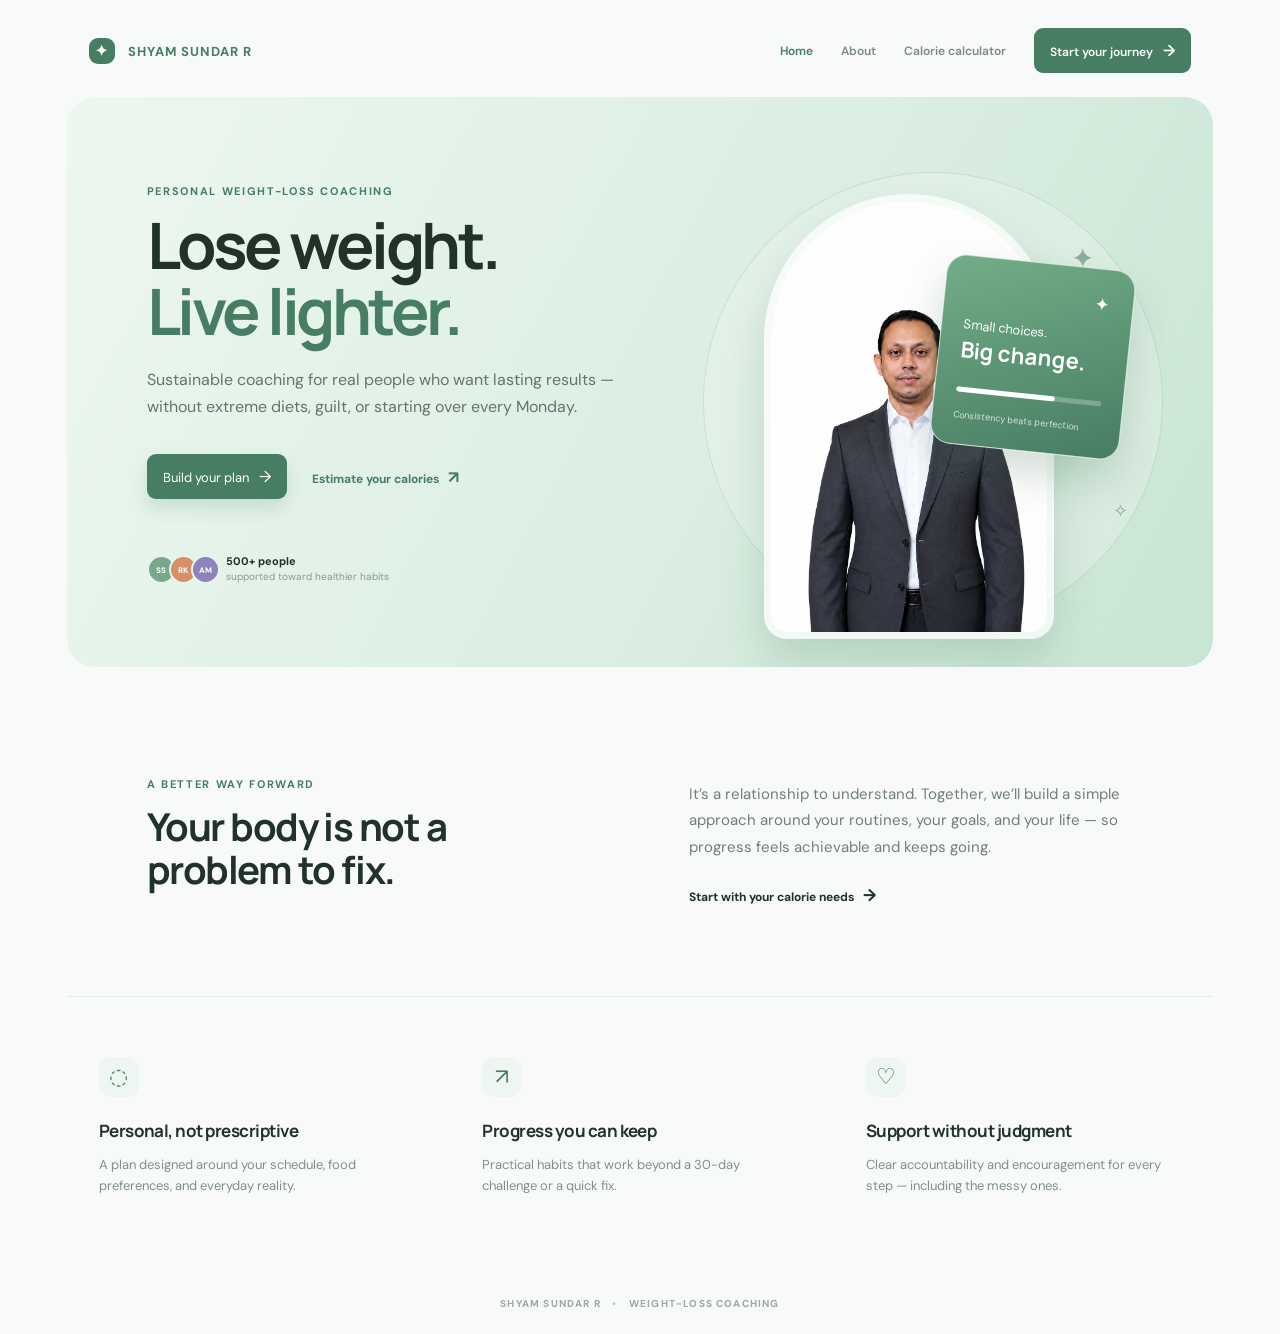
<file: index.html>
<!DOCTYPE html>
<html lang="en">
<head>
  <meta charset="UTF-8" /><meta name="viewport" content="width=device-width, initial-scale=1.0" />
  <meta name="description" content="Weight-loss coaching with Shyam Sundar R — practical guidance for sustainable results." />
  <title>Shyam Sundar R — Weight-Loss Coach</title>
  <link rel="preconnect" href="https://fonts.googleapis.com" /><link rel="preconnect" href="https://fonts.gstatic.com" crossorigin />
  <link href="https://fonts.googleapis.com/css2?family=DM+Sans:wght@400;500;600;700&family=Manrope:wght@700;800&display=swap" rel="stylesheet" /><link rel="stylesheet" href="style.css" />
</head>
<body class="landing-page">
  <header class="site-header"><a class="brand" href="index.html"><span class="brand-mark">✦</span> Shyam Sundar R</a><nav class="site-nav" aria-label="Main navigation"><a class="active" href="index.html">Home</a><a href="about.html">About</a><a href="calculator.html">Calorie calculator</a><a class="nav-button" href="#start">Start your journey <span>→</span></a></nav></header>
  <main>
    <section class="landing-hero"><div class="landing-copy"><p class="eyebrow">Personal weight-loss coaching</p><h1>Lose weight.<br /><span>Live lighter.</span></h1><p class="landing-lead">Sustainable coaching for real people who want lasting results — without extreme diets, guilt, or starting over every Monday.</p><div class="landing-actions"><a class="primary-button" href="#start">Build your plan <span>→</span></a><a class="text-link" href="calculator.html">Estimate your calories <span>↗</span></a></div><div class="trust-row"><div class="avatar-stack"><span>SS</span><span>RK</span><span>AM</span></div><p><strong>500+ people</strong><br />supported toward healthier habits</p></div></div><div class="hero-visual"><div class="visual-glow"></div><img class="coach-photo" src="NG PIC.png" alt="Shyam Sundar R, weight-loss coach" /><div class="visual-card"><span class="visual-sparkle">✦</span><p>Small choices.<br /><strong>Big change.</strong></p><div class="mini-progress"><span></span></div><small>Consistency beats perfection</small></div><div class="leaf leaf-one">✦</div><div class="leaf leaf-two">✧</div></div></section>
    <section class="intro-section" id="start"><div><p class="section-kicker">A better way forward</p><h2>Your body is not a problem to fix.</h2></div><div><p class="section-copy">It’s a relationship to understand. Together, we’ll build a simple approach around your routines, your goals, and your life — so progress feels achievable and keeps going.</p><a class="text-link dark-link" href="calculator.html">Start with your calorie needs <span>→</span></a></div></section>
    <section class="pillars-section"><article><div class="pillar-icon">◌</div><h3>Personal, not prescriptive</h3><p>A plan designed around your schedule, food preferences, and everyday reality.</p></article><article><div class="pillar-icon">↗</div><h3>Progress you can keep</h3><p>Practical habits that work beyond a 30-day challenge or a quick fix.</p></article><article><div class="pillar-icon">♡</div><h3>Support without judgment</h3><p>Clear accountability and encouragement for every step — including the messy ones.</p></article></section>
  </main>
  <footer>SHYAM SUNDAR R <span>•</span> WEIGHT-LOSS COACHING</footer>
</body>
</html>
</file>
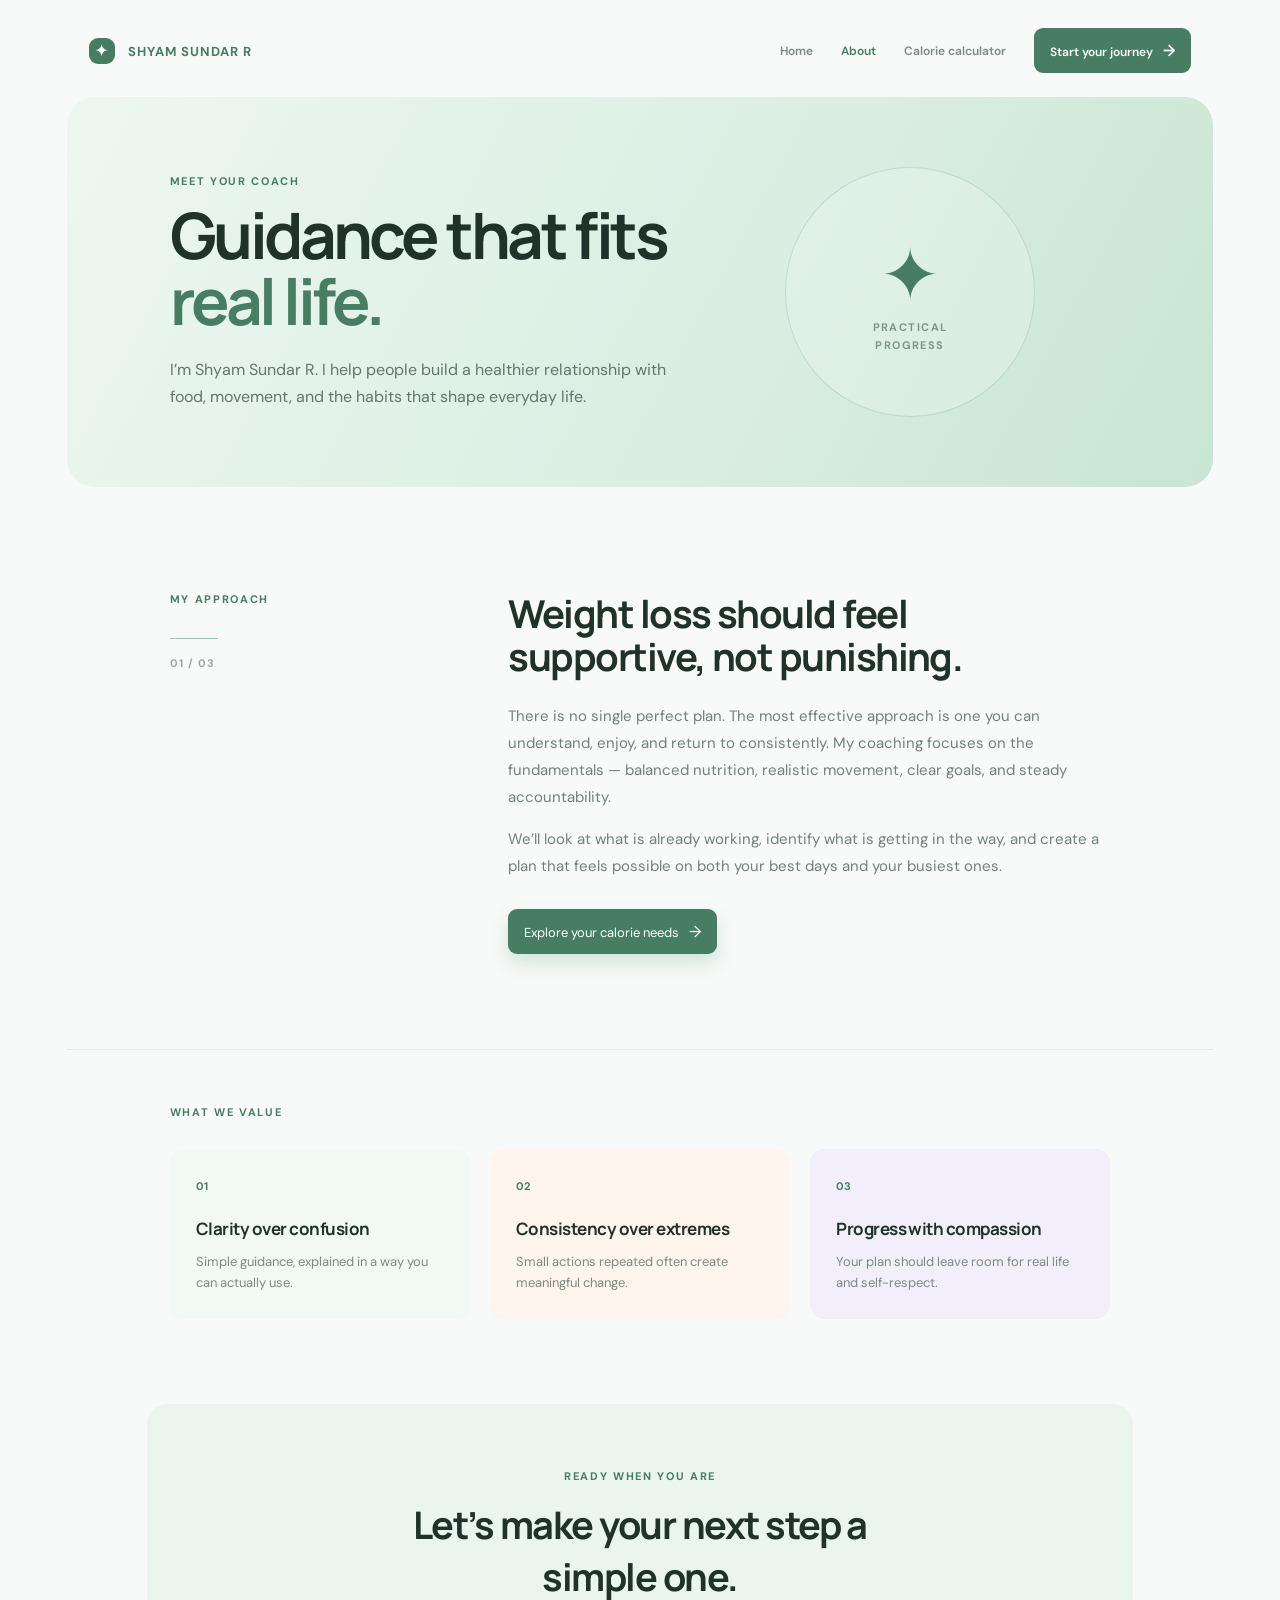
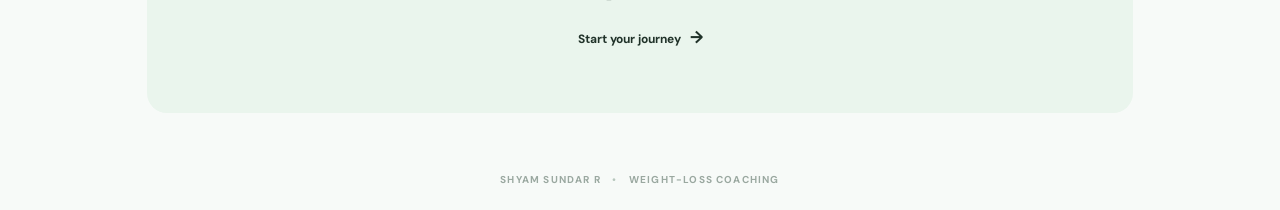
<file: about.html>
<!DOCTYPE html>
<html lang="en">
<head>
  <meta charset="UTF-8" /><meta name="viewport" content="width=device-width, initial-scale=1.0" />
  <meta name="description" content="Learn about Shyam Sundar R and his practical approach to sustainable weight-loss coaching." />
  <title>About Shyam Sundar R — Weight-Loss Coach</title>
  <link rel="preconnect" href="https://fonts.googleapis.com" /><link rel="preconnect" href="https://fonts.gstatic.com" crossorigin />
  <link href="https://fonts.googleapis.com/css2?family=DM+Sans:wght@400;500;600;700&family=Manrope:wght@700;800&display=swap" rel="stylesheet" /><link rel="stylesheet" href="style.css" />
</head>
<body class="landing-page about-page">
  <header class="site-header"><a class="brand" href="index.html"><span class="brand-mark">✦</span> Shyam Sundar R</a><nav class="site-nav" aria-label="Main navigation"><a href="index.html">Home</a><a class="active" href="about.html">About</a><a href="calculator.html">Calorie calculator</a><a class="nav-button" href="index.html#start">Start your journey <span>→</span></a></nav></header>
  <main>
    <section class="about-hero"><div><p class="eyebrow">Meet your coach</p><h1>Guidance that fits<br /><span>real life.</span></h1><p class="landing-lead">I’m Shyam Sundar R. I help people build a healthier relationship with food, movement, and the habits that shape everyday life.</p></div><div class="about-mark">✦<small>practical<br />progress</small></div></section>
    <section class="about-story"><div class="story-label"><p class="section-kicker">My approach</p><div class="story-line"></div><span>01 / 03</span></div><div class="story-content"><h2>Weight loss should feel supportive, not punishing.</h2><p>There is no single perfect plan. The most effective approach is one you can understand, enjoy, and return to consistently. My coaching focuses on the fundamentals — balanced nutrition, realistic movement, clear goals, and steady accountability.</p><p>We’ll look at what is already working, identify what is getting in the way, and create a plan that feels possible on both your best days and your busiest ones.</p><a class="primary-button" href="calculator.html">Explore your calorie needs <span>→</span></a></div></section>
    <section class="values-section"><p class="section-kicker">What we value</p><div class="values-grid"><article><span>01</span><h3>Clarity over confusion</h3><p>Simple guidance, explained in a way you can actually use.</p></article><article><span>02</span><h3>Consistency over extremes</h3><p>Small actions repeated often create meaningful change.</p></article><article><span>03</span><h3>Progress with compassion</h3><p>Your plan should leave room for real life and self-respect.</p></article></div></section>
    <section class="about-cta"><p class="eyebrow">Ready when you are</p><h2>Let’s make your next step a simple one.</h2><a class="text-link dark-link" href="index.html#start">Start your journey <span>→</span></a></section>
  </main>
  <footer>SHYAM SUNDAR R <span>•</span> WEIGHT-LOSS COACHING</footer>
</body>
</html>
</file>
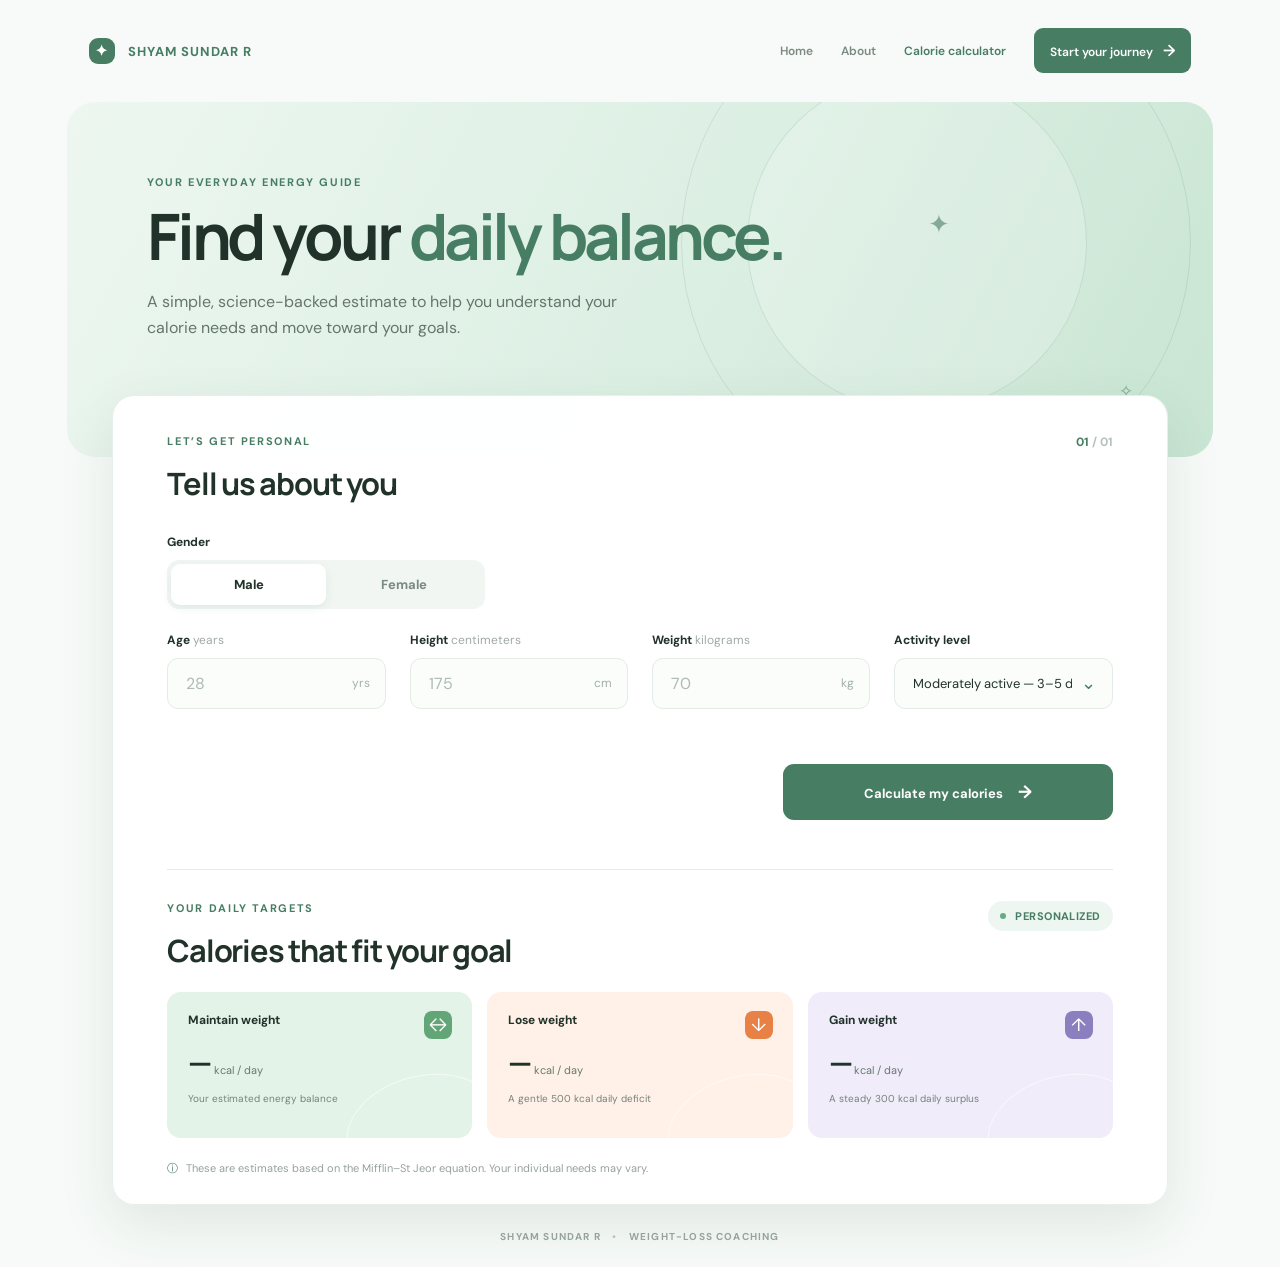
<file: calculator.html>
<!DOCTYPE html>
<html lang="en">
<head>
  <meta charset="UTF-8" /><meta name="viewport" content="width=device-width, initial-scale=1.0" />
  <meta name="description" content="Estimate your daily calorie needs with Shyam Sundar R's calorie calculator." />
  <title>Calorie Calculator — Shyam Sundar R</title>
  <link rel="preconnect" href="https://fonts.googleapis.com" /><link rel="preconnect" href="https://fonts.gstatic.com" crossorigin />
  <link href="https://fonts.googleapis.com/css2?family=DM+Sans:wght@400;500;600;700&family=Manrope:wght@700;800&display=swap" rel="stylesheet" /><link rel="stylesheet" href="style.css" />
</head>
<body><main class="page-shell">
  <header class="site-header calculator-header"><a class="brand" href="index.html"><span class="brand-mark">✦</span> Shyam Sundar R</a><nav class="site-nav" aria-label="Main navigation"><a href="index.html">Home</a><a href="about.html">About</a><a class="active" href="calculator.html">Calorie calculator</a><a class="nav-button" href="index.html#start">Start your journey <span>→</span></a></nav></header>
  <section class="hero" aria-labelledby="page-title"><div class="hero-copy"><p class="eyebrow">Your everyday energy guide</p><h1 id="page-title">Find your <span>daily balance.</span></h1><p class="hero-description">A simple, science-backed estimate to help you understand your calorie needs and move toward your goals.</p></div><div class="hero-orbit orbit-one"></div><div class="hero-orbit orbit-two"></div><div class="hero-sparkle sparkle-one">✦</div><div class="hero-sparkle sparkle-two">✧</div></section>
  <section class="calculator-card" aria-label="Calorie calculator"><form id="calorie-form" novalidate><div class="form-heading"><div><p class="section-kicker">Let’s get personal</p><h2>Tell us about you</h2></div><span class="step-label">01 <span>/ 01</span></span></div><div class="form-grid"><div class="field full-width"><label>Gender</label><div class="segmented-control" role="group" aria-label="Gender"><input type="radio" id="male" name="gender" value="male" checked /><label for="male">Male</label><input type="radio" id="female" name="gender" value="female" /><label for="female">Female</label></div></div><div class="field"><label for="age">Age <span>years</span></label><div class="input-wrap"><input id="age" type="number" min="15" max="100" placeholder="28" required /><span>yrs</span></div></div><div class="field"><label for="height">Height <span>centimeters</span></label><div class="input-wrap"><input id="height" type="number" min="100" max="250" placeholder="175" required /><span>cm</span></div></div><div class="field"><label for="weight">Weight <span>kilograms</span></label><div class="input-wrap"><input id="weight" type="number" min="30" max="300" placeholder="70" required /><span>kg</span></div></div><div class="field"><label for="activity">Activity level</label><div class="select-wrap"><select id="activity"><option value="1.2">Sedentary — little exercise</option><option value="1.375">Lightly active — 1–3 days/week</option><option value="1.55" selected>Moderately active — 3–5 days/week</option><option value="1.725">Very active — 6–7 days/week</option><option value="1.9">Extra active — physical job/training</option></select></div></div></div><p class="form-error" id="form-error" role="alert"></p><button class="calculate-button" type="submit">Calculate my calories <span>→</span></button></form><div class="results" aria-live="polite"><div class="results-heading"><div><p class="section-kicker">Your daily targets</p><h2>Calories that fit your goal</h2></div><div class="result-badge"><span class="pulse-dot"></span> personalized</div></div><div class="result-grid"><article class="result-card maintain"><div class="result-icon">↔</div><p>Maintain weight</p><strong id="maintain-calories">—</strong><span> kcal / day</span><div class="result-note">Your estimated energy balance</div></article><article class="result-card lose"><div class="result-icon">↓</div><p>Lose weight</p><strong id="lose-calories">—</strong><span> kcal / day</span><div class="result-note">A gentle 500 kcal daily deficit</div></article><article class="result-card gain"><div class="result-icon">↑</div><p>Gain weight</p><strong id="gain-calories">—</strong><span> kcal / day</span><div class="result-note">A steady 300 kcal daily surplus</div></article></div><p class="disclaimer"><span>ⓘ</span> These are estimates based on the Mifflin–St Jeor equation. Your individual needs may vary.</p></div></section>
  <footer>SHYAM SUNDAR R <span>•</span> WEIGHT-LOSS COACHING</footer>
</main><script src="script.js"></script></body></html>
</file>
<file: style.css>
:root {
  --ink: #203229;
  --muted: #73837b;
  --line: #e5ebe7;
  --sage: #9fc9b3;
  --deep-sage: #477d63;
  --pale-sage: #edf6f0;
  --cream: #f7faf7;
  --orange: #e78145;
  --lavender: #8b7fc0;
}

.site-header { position: relative; z-index: 5; display: flex; align-items: center; justify-content: space-between; padding: 0 2% 24px; }
.site-header .brand { color: var(--deep-sage); text-decoration: none; font-size: 13px; font-weight: 700; letter-spacing: .08em; text-transform: uppercase; }
.site-nav { display: flex; align-items: center; gap: 28px; }
.site-nav a { color: #7b8b82; font-size: 12px; font-weight: 600; text-decoration: none; transition: color .2s; }
.site-nav a:hover, .site-nav a.active { color: var(--deep-sage); }
.site-nav .nav-button, .primary-button { padding: 12px 16px; border-radius: 9px; color: white; background: var(--deep-sage); }
.site-nav .nav-button span, .primary-button span { margin-left: 7px; font-size: 16px; }
.calculator-header { margin-bottom: 5px; }
.landing-page { max-width: 1420px; margin: 0 auto; padding: 28px 5.2% 24px; }
.landing-hero { display: grid; grid-template-columns: 1fr 1fr; min-height: 570px; padding: 75px 7% 70px; border-radius: 28px; overflow: hidden; background: linear-gradient(118deg, #edf7f0 0%, #dcefe3 54%, #c9e5d3 100%); }
.landing-copy { position: relative; z-index: 2; align-self: center; max-width: 580px; }
.landing-copy h1 { margin-bottom: 22px; }
.landing-lead { max-width: 485px; margin: 0; color: #64766b; font-size: 16px; line-height: 1.7; }
.landing-actions { display: flex; align-items: center; gap: 25px; margin-top: 34px; }
.primary-button { display: inline-block; color: white !important; font-size: 13px !important; text-decoration: none; box-shadow: 0 9px 18px rgba(71,125,99,.19); }
.text-link { color: var(--deep-sage); font-size: 12px; font-weight: 700; text-decoration: none; }.text-link span { margin-left: 6px; font-size: 17px; }.dark-link { color: var(--ink); }
.trust-row { display: flex; align-items: center; gap: 13px; margin-top: 55px; }.trust-row p { margin: 0; color: #89978e; font-size: 10px; line-height: 1.45; }.trust-row strong { color: var(--ink); font-size: 11px; }.avatar-stack { display: flex; }.avatar-stack span { display: grid; place-items: center; width: 29px; height: 29px; margin-right: -7px; border: 2px solid #e7f4eb; border-radius: 50%; color: white; background: #78a88a; font-size: 8px; font-weight: 700; }.avatar-stack span:nth-child(2) { background: #d68f69; }.avatar-stack span:nth-child(3) { background: #8e83bd; }
.hero-visual { position: relative; min-height: 390px; }.visual-glow { position: absolute; right: -6%; top: 0; width: 460px; height: 460px; border: 1px solid rgba(71,125,99,.15); border-radius: 50%; background: rgba(255,255,255,.14); box-shadow: inset 0 0 0 75px rgba(255,255,255,.08); }.visual-card { position: absolute; right: 13%; top: 90px; width: 215px; height: 240px; padding: 28px 25px; border: 1px solid rgba(255,255,255,.7); border-radius: 20px; color: white; background: linear-gradient(160deg, #72ae87, #477d63); box-shadow: 0 21px 40px rgba(62,111,81,.22); transform: rotate(6deg); }.visual-card p { margin: 44px 0 28px; font-size: 14px; line-height: 1.45; }.visual-card p strong { font-family: "Manrope", sans-serif; font-size: 24px; }.visual-sparkle { position: absolute; right: 23px; top: 23px; font-size: 18px; }.mini-progress { height: 5px; margin-bottom: 10px; border-radius: 10px; background: rgba(255,255,255,.25); }.mini-progress span { display: block; width: 68%; height: 100%; border-radius: inherit; background: white; }.visual-card small { font-size: 9px; opacity: .78; }.leaf { position: absolute; color: rgba(71,125,99,.55); font-size: 28px; }.leaf-one { right: 8%; top: 68px; }.leaf-two { right: 1%; bottom: 74px; font-size: 18px; }
.intro-section { display: grid; grid-template-columns: 1fr 1fr; gap: 10%; padding: 110px 7% 90px; }.intro-section h2 { max-width: 390px; font-size: clamp(28px, 3vw, 42px); line-height: 1.12; }.section-copy { max-width: 450px; margin: 4px 0 24px; color: #718077; font-size: 15px; line-height: 1.75; }.pillars-section { display: grid; grid-template-columns: repeat(3, 1fr); gap: 18px; padding: 45px 7px 60px; border-top: 1px solid var(--line); }.pillars-section article { padding: 15px 25px; }.pillar-icon { display: grid; place-items: center; width: 40px; height: 40px; margin-bottom: 22px; border-radius: 12px; color: var(--deep-sage); background: var(--pale-sage); font-size: 22px; }.pillars-section h3 { margin-bottom: 12px; font-family: "Manrope", sans-serif; font-size: 17px; letter-spacing: -.03em; }.pillars-section p { margin: 0; color: #829087; font-size: 13px; line-height: 1.65; }

* { box-sizing: border-box; }
body { margin: 0; color: var(--ink); background: #f7faf8; font-family: "DM Sans", sans-serif; }
.page-shell { min-height: 100vh; max-width: 1420px; margin: 0 auto; padding: 28px 5.2% 24px; }
.hero { position: relative; overflow: hidden; min-height: 355px; padding: 8px 7% 55px; border-radius: 28px; background: linear-gradient(118deg, #edf7f0 0%, #dcefe3 54%, #c9e5d3 100%); }
.brand { position: relative; z-index: 2; color: var(--deep-sage); font-size: 13px; font-weight: 700; letter-spacing: .12em; text-transform: uppercase; }
.brand-mark { display: inline-grid; place-items: center; width: 26px; height: 26px; margin-right: 8px; color: white; border-radius: 9px; background: var(--deep-sage); font-size: 15px; }
.hero-copy { position: relative; z-index: 2; max-width: 670px; margin-top: 65px; }
.eyebrow, .section-kicker { margin: 0 0 14px; color: var(--deep-sage); font-size: 11px; font-weight: 700; letter-spacing: .15em; text-transform: uppercase; }
h1, h2, p { margin-top: 0; }
h1 { margin-bottom: 20px; font-family: "Manrope", sans-serif; font-size: clamp(42px, 5vw, 72px); line-height: 1.03; letter-spacing: -.055em; }
h1 span { color: var(--deep-sage); }
.hero-description { max-width: 510px; margin: 0; color: #64766b; font-size: 16px; line-height: 1.65; }
.hero-orbit { position: absolute; border: 1px solid rgba(71,125,99,.15); border-radius: 50%; }
.orbit-one { right: 2%; top: -115px; width: 510px; height: 510px; }
.orbit-two { right: 11%; top: -30px; width: 340px; height: 340px; background: rgba(255,255,255,.18); }
.hero-sparkle { position: absolute; color: rgba(71,125,99,.6); font-size: 26px; }
.sparkle-one { right: 23%; top: 105px; }.sparkle-two { right: 7%; bottom: 55px; font-size: 17px; }
.calculator-card { position: relative; z-index: 3; width: 92%; margin: -62px auto 0; padding: 38px 4.7% 28px; border: 1px solid rgba(230,237,232,.9); border-radius: 22px; background: rgba(255,255,255,.97); box-shadow: 0 20px 55px rgba(44,79,60,.11); }
.form-heading, .results-heading { display: flex; justify-content: space-between; align-items: flex-start; margin-bottom: 30px; }
h2 { margin-bottom: 0; font-family: "Manrope", sans-serif; font-size: clamp(23px, 2.4vw, 31px); letter-spacing: -.04em; }
.step-label { color: var(--deep-sage); font-size: 12px; font-weight: 700; }.step-label span { color: #b5c2ba; }
.form-grid { display: grid; grid-template-columns: repeat(4, 1fr); gap: 23px 24px; }
.full-width { grid-column: span 4; }
.field label { display: block; margin-bottom: 10px; font-size: 12px; font-weight: 700; }.field label span { color: #a0aaa4; font-weight: 400; }
.input-wrap, .select-wrap { position: relative; }
input, select { width: 100%; height: 51px; padding: 0 18px; border: 1px solid var(--line); border-radius: 11px; outline: none; color: var(--ink); background: #fbfdfb; font: inherit; transition: .2s ease; }
input:focus, select:focus { border-color: var(--sage); box-shadow: 0 0 0 4px rgba(159,201,179,.16); }
input::placeholder { color: #aebbb3; } .input-wrap span { position: absolute; right: 16px; top: 17px; color: #a4b0a9; font-size: 12px; }
select { appearance: none; padding-right: 40px; font-size: 13px; cursor: pointer; }.select-wrap::after { content: "⌄"; position: absolute; right: 17px; top: 13px; color: var(--deep-sage); font-size: 18px; pointer-events: none; }
.segmented-control { display: flex; width: 100%; max-width: 318px; padding: 4px; border-radius: 12px; background: #f1f6f2; }.segmented-control input { position: absolute; opacity: 0; pointer-events: none; }.segmented-control label { flex: 1; margin: 0; padding: 12px 18px; border-radius: 9px; color: #7a8a81; text-align: center; font-size: 13px; cursor: pointer; }.segmented-control input:checked + label { color: var(--ink); background: white; box-shadow: 0 3px 10px rgba(42,77,58,.08); }
.calculate-button { display: block; width: 100%; max-width: 330px; margin: 31px 0 0 auto; padding: 16px 21px; border: 0; border-radius: 11px; color: white; background: var(--deep-sage); font: 700 13px "DM Sans", sans-serif; cursor: pointer; transition: transform .2s, background .2s; }.calculate-button span { margin-left: 12px; font-size: 18px; }.calculate-button:hover { background: #386b52; transform: translateY(-2px); }
.form-error { min-height: 18px; margin: 18px 0 -12px; color: #c4603f; font-size: 12px; }
.results { margin-top: 49px; padding-top: 31px; border-top: 1px solid var(--line); }.results-heading { margin-bottom: 21px; }.result-badge { padding: 8px 12px; border-radius: 100px; color: var(--deep-sage); background: var(--pale-sage); font-size: 11px; font-weight: 700; text-transform: uppercase; letter-spacing: .04em; }.pulse-dot { display: inline-block; width: 6px; height: 6px; margin-right: 6px; border-radius: 50%; background: #66ae82; vertical-align: 1px; }
.result-grid { display: grid; grid-template-columns: repeat(3, 1fr); gap: 15px; }.result-card { position: relative; min-height: 146px; padding: 20px 21px; border-radius: 14px; overflow: hidden; }.result-card::after { content: ""; position: absolute; right: -25px; bottom: -40px; width: 150px; height: 100px; border: 1px solid rgba(255,255,255,.55); border-radius: 50%; transform: rotate(-16deg); }.result-card.maintain { background: #e4f3e8; }.result-card.lose { background: #fff0e8; }.result-card.gain { background: #f0ecfa; }.result-icon { position: absolute; right: 20px; top: 19px; display: grid; place-items: center; width: 28px; height: 28px; border-radius: 8px; color: white; font-size: 18px; }.maintain .result-icon { background: #62a577; }.lose .result-icon { background: var(--orange); }.gain .result-icon { background: var(--lavender); }.result-card p { margin: 0 0 13px; font-size: 12px; font-weight: 700; }.result-card strong { font-family: "Manrope", sans-serif; font-size: 31px; letter-spacing: -.05em; }.result-card > span { color: #667a6d; font-size: 11px; }.result-note { margin-top: 9px; color: #73847a; font-size: 10px; }.disclaimer { margin: 23px 0 0; color: #95a29a; font-size: 11px; }.disclaimer span { margin-right: 5px; color: var(--deep-sage); }
footer { padding: 25px 0 0; color: #9aa8a0; font-size: 10px; font-weight: 700; letter-spacing: .12em; text-align: center; text-transform: uppercase; } footer span { padding: 0 8px; color: #b7c7bd; }
@media (max-width: 760px) { .page-shell { padding: 15px 4% 20px; }.hero { min-height: 405px; padding: 8px 9% 45px; }.hero-copy { margin-top: 65px; }.hero-orbit { right: -180px; top: 120px; }.orbit-two { right: -90px; top: 185px; }.calculator-card { width: 96%; margin-top: -72px; padding: 29px 7% 25px; }.form-grid { grid-template-columns: repeat(2, 1fr); gap: 20px 16px; }.full-width { grid-column: span 2; }.result-grid { grid-template-columns: 1fr; }.result-card { min-height: 126px; }.calculate-button { max-width: none; }.results-heading { gap: 12px; flex-direction: column; } }
@media (max-width: 430px) { h1 { font-size: 42px; }.hero-description { font-size: 14px; }.form-grid { display: block; }.field { margin-bottom: 18px; }.full-width { margin-bottom: 20px; }.calculator-card { padding-left: 6%; padding-right: 6%; }.result-badge { align-self: flex-start; } }

@media (max-width: 760px) { .site-header { padding: 0 2% 18px; align-items: flex-start; gap: 15px; }.site-nav { gap: 13px; }.site-nav a { font-size: 10px; }.site-nav .nav-button { display: none; }.landing-page { padding: 15px 4% 20px; }.landing-hero { display: block; min-height: 720px; padding: 55px 9% 30px; }.landing-actions { align-items: flex-start; flex-direction: column; gap: 20px; }.trust-row { margin-top: 37px; }.hero-visual { min-height: 290px; margin-top: 25px; }.visual-glow { right: -45px; width: 335px; height: 335px; }.visual-card { right: 18%; top: 55px; transform: rotate(5deg) scale(.86); }.intro-section { grid-template-columns: 1fr; gap: 12px; padding: 75px 7% 60px; }.pillars-section { grid-template-columns: 1fr; gap: 12px; padding-left: 0; padding-right: 0; }.pillars-section article { padding: 15px 7%; } }

.coach-photo { position: absolute; z-index: 1; right: 16%; top: 22px; width: 290px; height: 445px; border: 7px solid rgba(255,255,255,.7); border-radius: 150px 150px 24px 24px; object-fit: cover; object-position: center top; box-shadow: 0 23px 45px rgba(62,111,81,.2); }
.visual-card { z-index: 2; right: 1%; top: 90px; width: 190px; height: 190px; padding: 23px 21px; }
.visual-card p { margin: 37px 0 20px; font-size: 13px; }.visual-card p strong { font-size: 22px; }
@media (max-width: 760px) { .coach-photo { right: 16%; top: 12px; width: 220px; height: 330px; border-radius: 115px 115px 20px 20px; }.visual-card { right: 9%; top: 55px; } }

.about-hero { display: flex; align-items: center; justify-content: space-between; min-height: 390px; padding: 65px 9%; border-radius: 28px; background: linear-gradient(118deg, #edf7f0 0%, #dcefe3 54%, #c9e5d3 100%); }.about-hero h1 { margin-bottom: 22px; }.about-hero .landing-lead { max-width: 530px; }.about-mark { display: flex; align-items: center; justify-content: center; flex-direction: column; width: 250px; height: 250px; margin-right: 8%; border: 1px solid rgba(71,125,99,.2); border-radius: 50%; color: var(--deep-sage); background: rgba(255,255,255,.2); font-size: 72px; }.about-mark small { margin-top: -3px; color: #7e9787; font-size: 11px; font-weight: 700; letter-spacing: .13em; line-height: 1.6; text-align: center; text-transform: uppercase; }.about-story { display: grid; grid-template-columns: 28% 1fr; gap: 8%; padding: 105px 9% 95px; }.story-label { color: #9aa89f; font-size: 11px; font-weight: 700; letter-spacing: .1em; text-transform: uppercase; }.story-line { width: 48px; height: 1px; margin: 32px 0 17px; background: var(--sage); }.story-content { max-width: 650px; }.story-content h2 { max-width: 550px; margin-bottom: 25px; font-size: clamp(28px, 3vw, 43px); line-height: 1.12; }.story-content p { max-width: 610px; color: #738179; font-size: 15px; line-height: 1.8; }.story-content .primary-button { display: inline-block; margin-top: 14px; }.values-section { padding: 55px 9% 85px; border-top: 1px solid var(--line); }.values-grid { display: grid; grid-template-columns: repeat(3, 1fr); gap: 20px; margin-top: 30px; }.values-grid article { padding: 25px 26px; border-radius: 14px; background: #f2f8f3; }.values-grid article:nth-child(2) { background: #fff5ed; }.values-grid article:nth-child(3) { background: #f2effa; }.values-grid span { color: var(--deep-sage); font-size: 11px; font-weight: 700; }.values-grid h3 { margin: 22px 0 12px; font-family: "Manrope", sans-serif; font-size: 17px; letter-spacing: -.03em; }.values-grid p { margin: 0; color: #7d8b83; font-size: 13px; line-height: 1.6; }.about-cta { margin: 0 7% 35px; padding: 65px 8%; border-radius: 20px; text-align: center; background: #eaf5ed; }.about-cta h2 { max-width: 500px; margin: 0 auto 24px; font-size: clamp(26px, 3vw, 38px); }.about-cta .eyebrow { margin-bottom: 15px; }
@media (max-width: 760px) { .about-hero { display: block; min-height: 470px; padding: 60px 9%; }.about-mark { width: 175px; height: 175px; margin: 35px auto 0; font-size: 52px; }.about-story { display: block; padding: 75px 9% 65px; }.story-label { margin-bottom: 42px; }.story-line { margin: 18px 0 13px; }.values-section { padding: 40px 9% 65px; }.values-grid { grid-template-columns: 1fr; gap: 12px; }.about-cta { margin: 0 4% 25px; padding: 48px 7%; } }
</file>
